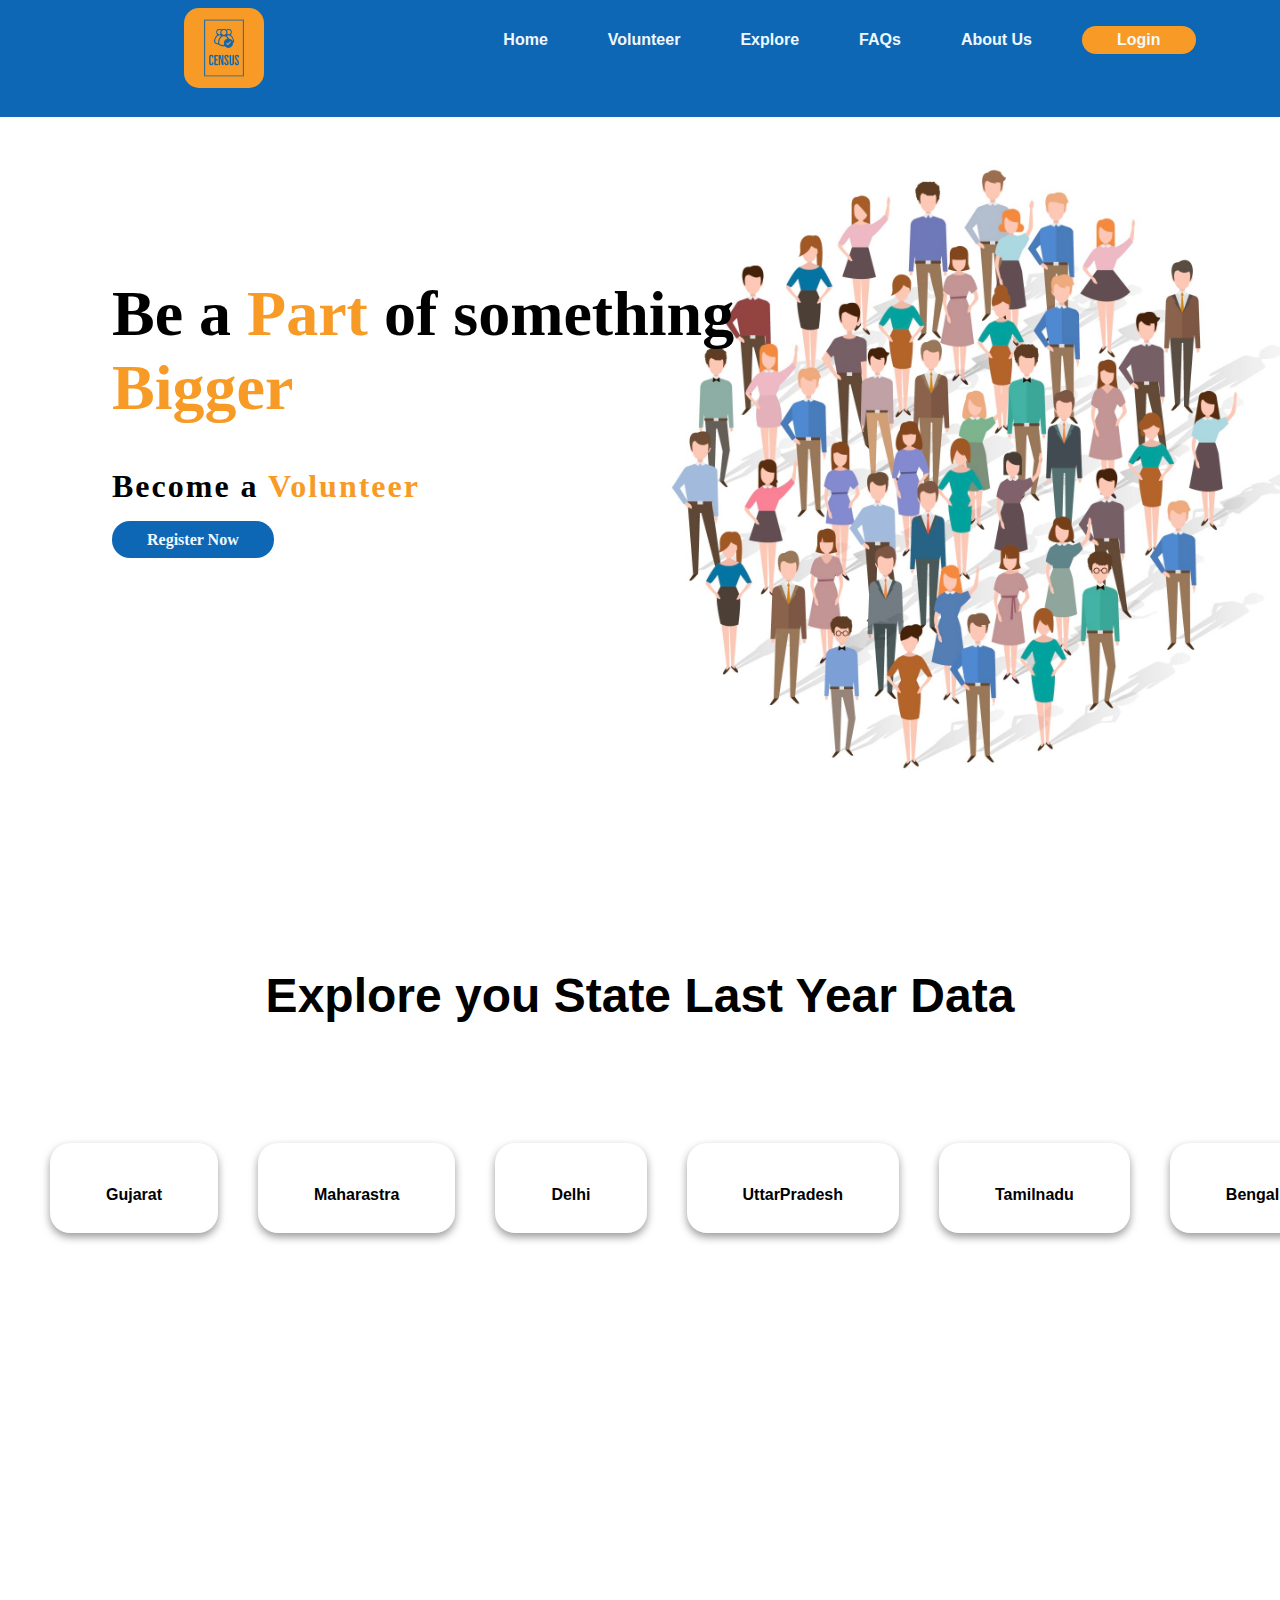
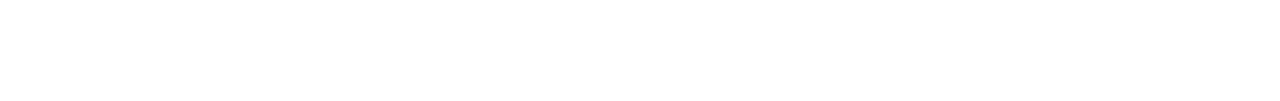
<file: CENSUS/index.html>
<!DOCTYPE html>
<html lang="en">
<head>
    <meta charset="UTF-8">
    <meta http-equiv="X-UA-Compatible" content="IE=edge">
    <meta name="viewport" content="width=device-width, initial-scale=1.0">
    <link rel="stylesheet" href="index.css">
    <title>DIGITAL CENSUS</title>
</head>
<body>
<!-------------------- NAVIGATION MENU ---------------------->
    <div class="nav sticky">
        <div class="nav__logo"><img src="Census.png"></div>
        <div class="nav__menu">
            <ul>
                <li><a href="index.html">Home</a></li>
                <li><a href="">Volunteer</a></li>
                <li><a href="">Explore</a></li>
                <li><a href="./faq.html">FAQs</a></li>
                <li><a href="./about.html">About Us</a></li>
                <li class="signup-btn"><a href="Login.html">Login</a></li>
            </ul>
        </div>
    </div>
   <!----------------------- HERO SECTION ------------------------- -->
   <div class="hero">
       <div class="header">
           <h1>Be a <span class="yellow">Part</span> of something<br /> <span class="yellow">Bigger</span></h1>
           <h2>Become a <span class="yellow">Volunteer</span></h2>
           <a href='SignUp.html'>Register Now</a>
        </div>
       <div class="illus">
           <img src="people.jpeg" />
       </div>
   </div>
 <!----------------------- MAP SECTION ------------------------- -->
 <div class="map">
    <div class="map__fields">
        <h1>Explore you State Last Year Data</h1>
        <section class="state-container">
            <div class="card">
                <div class="container">
                  <h4><b>Gujarat</b></h4>
                </div>
              </div>
            <div class="card">
                <div class="container">
                  <h4><b>Maharastra</b></h4>
                </div>
              </div>
            <div class="card">
                <div class="container">
                  <h4><b>Delhi</b></h4>
                </div>
              </div>
            <div class="card">
                <div class="container">
                  <h4><b>UttarPradesh</b></h4>
                </div>
              </div>
            <div class="card">
                <div class="container">
                  <h4><b>Tamilnadu</b></h4>
                </div>
              </div>
            <div class="card">
                <div class="container">
                  <h4><b>Bengal</b></h4>
                </div>
              </div>
        </section>
    </div>
</div>
</body>
</html>
</file>
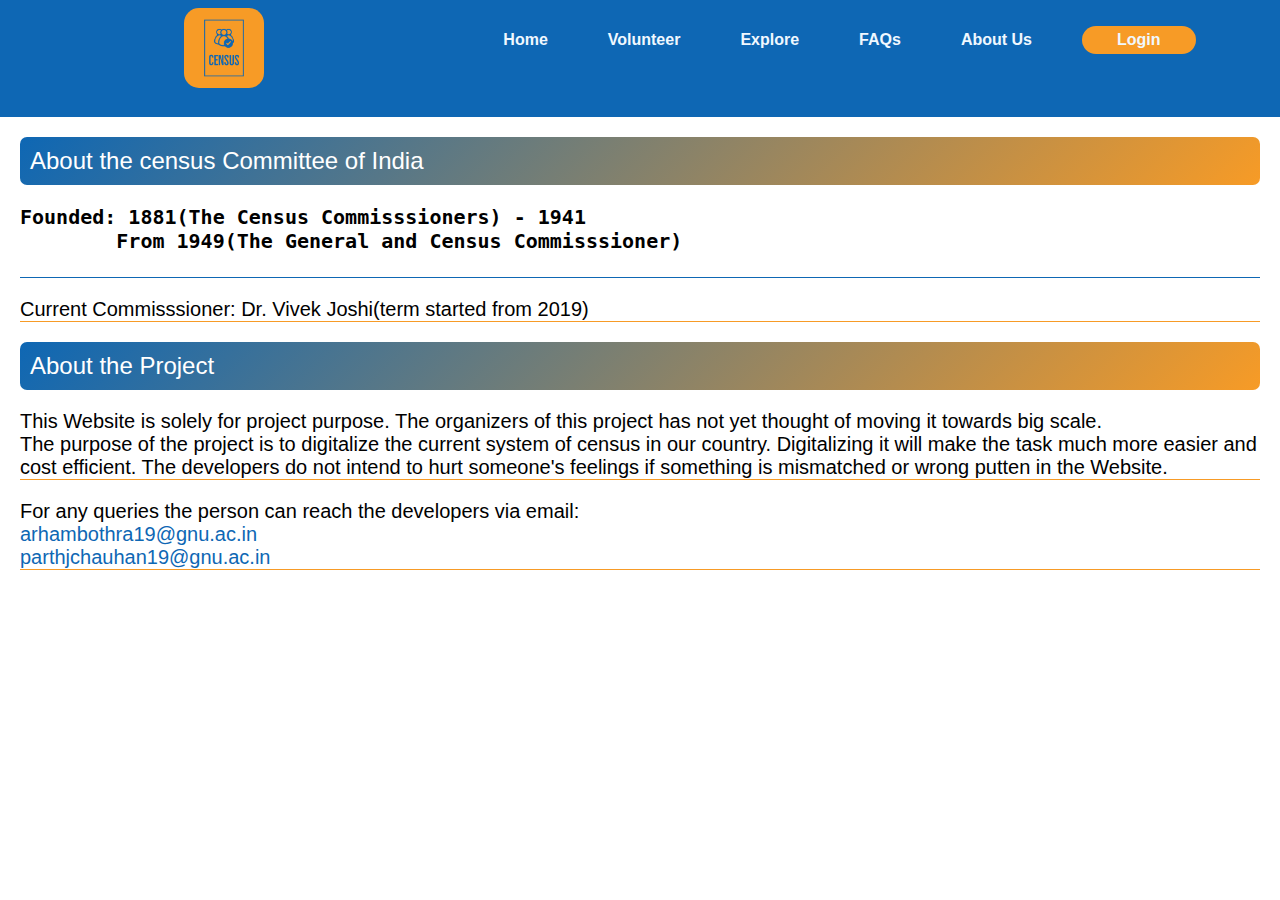
<file: CENSUS/about.html>
<!DOCTYPE html>
<html lang="en">
<head>
    <meta charset="UTF-8">
    <meta http-equiv="X-UA-Compatible" content="IE=edge">
    <meta name="viewport" content="width=device-width, initial-scale=1.0">
    <link rel="stylesheet" href="index.css">
    <title>DIGITAL CENSUS</title>
</head>
<body>
    <!-- -------------------- NAV MENU -------------------- -->
    <div class="nav sticky">
        <div class="nav__logo"><img src="Census.png"></div>
        <div class="nav__menu">
            <ul>
                <li><a href="index.html">Home</a></li>
                <li><a href="">Volunteer</a></li>
                <li><a href="">Explore</a></li>
                <li><a href="./faq.html">FAQs</a></li>
                <li><a href="./about.html">About Us</a></li>
                <li class="signup-btn"><a href="Login.html">Login</a></li>
            </ul>
        </div>
    </div>
    <!-- -------------------- ABOUT US -------------------- -->
    <div class="about">
        <div class="about__info">
            <h2 class="about_project">About the census Committee of India</h2>
            <pre>Founded: 1881(The Census Commisssioners) - 1941
        From 1949(The General and Census Commisssioner)
            </pre>
           <p>Current Commisssioner: Dr. Vivek Joshi(term started from 2019)</p>
            
        </div>
        <div class="about__presonal">
            <h2 class="about_project">About the Project</h2>
             <p class="project">
                 This Website is solely for project purpose. The organizers of this project has not yet thought of moving it towards big scale.</br>
                 The purpose of the project is to digitalize the current system of census in our country. Digitalizing it will make the task much more easier and cost efficient. The developers do not intend to hurt someone's feelings if something is mismatched or wrong putten in the Website.

             </p>
             <p>For any queries the person can reach the developers via email:<br/>
                 <b style="color: #0E67B4;">arhambothra19@gnu.ac.in<br/>
                parthjchauhan19@gnu.ac.in</b><br/>
            </p>
        
        </div>
    </div>
</body>
</html>
</file>
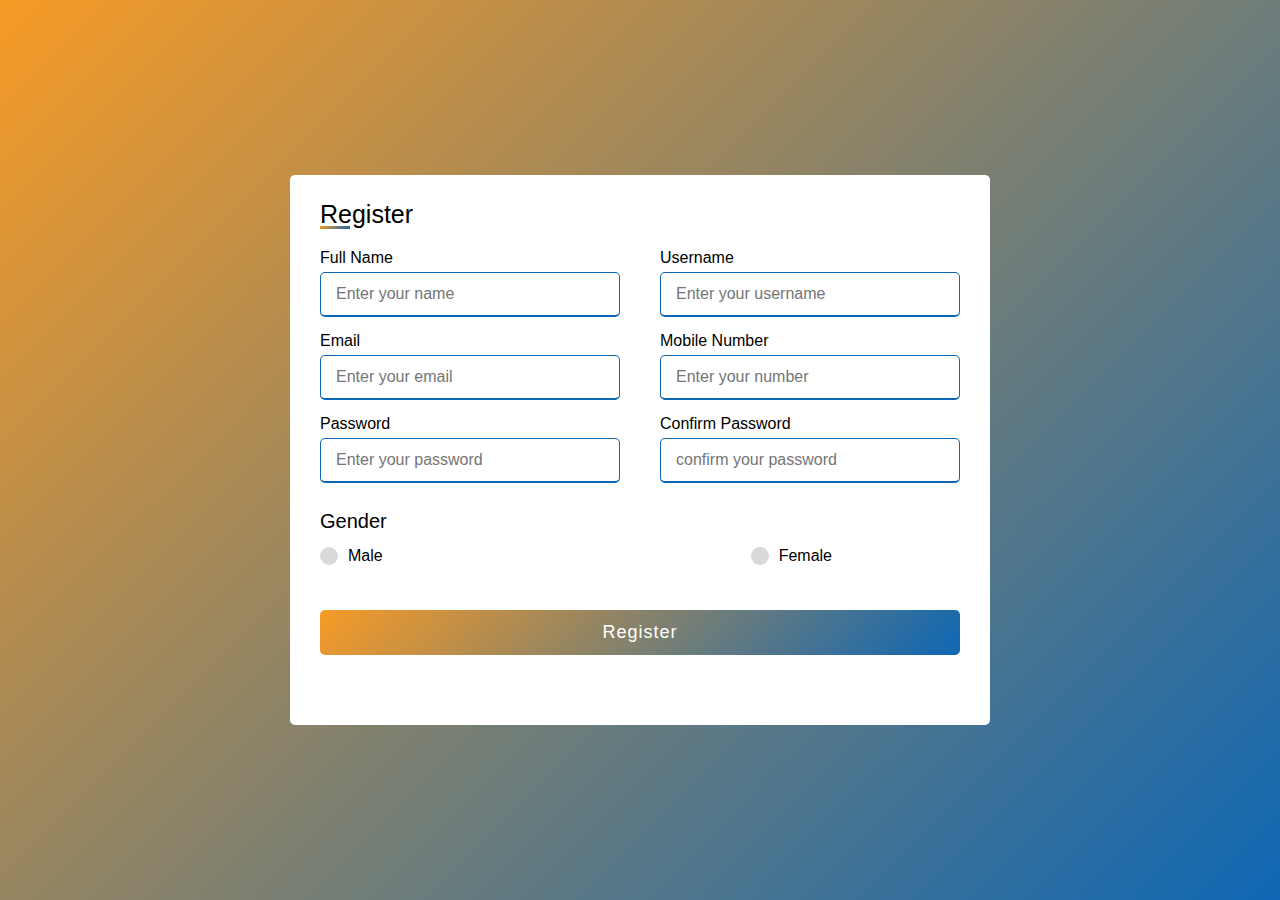
<file: CENSUS/SignUp.html>
<!DOCTYPE html>
<html>
<head>
    <meta charset='utf-8'>
    <meta http-equiv='X-UA-Compatible' content='IE=edge'>
    <title>DIGITAL CENSUS</title>
    <meta name='viewport' content='width=device-width, initial-scale=1'>
    <link rel='stylesheet' type='text/css' media='screen' href='Signup.css'>
    <script type="text/javascript">
        function validate()
        {
            var name = document.getElementsByName("name");
            var username = document.getElementsByName("username");
            var email = document.getElementsByName("email");
            var number = document.getElementsByName("number");
            var password = document.getElementsByName("password");
            var confirm = document.getElementsByName("confirm");

            if(name.value =="" ||username.value =="" ||email.value =="" ||number.value =="" ||password.value =="" ||confirm.value =="")
            {
                alert("feilds cant be empty");
                return false;
            }
            else{
                true;
            }
        }
    </script>
</head>
<body>
    <div class="container">
        <div class="title">Register</div>
            <form onsubmit="validate()" action="connect.php">
                <div class="user-details">
                    <div class="input-box">
                        <span class="details">Full Name</span>
                        <input type="text" name="name" placeholder="Enter your name" >
                    </div>
                    <div class="input-box">
                        <span class="details">Username</span>
                        <input type="text" name="username" placeholder="Enter your username" >
                    </div>
                     <div class="input-box">
                        <span class="details">Email</span>
                        <input type="email" name="email" placeholder="Enter your email" >
                    </div>
                    <div class="input-box">
                        <span class="details">Mobile Number</span>
                        <input type="text" name="number" placeholder="Enter your number" >
                    </div>
                    <div class="input-box">
                        <span class="details">Password</span>
                        <input type="password" name="password" placeholder="Enter your password" >
                    </div>
                    <div class="input-box">
                        <span class="details">Confirm Password</span>
                        <input type="password" name="confirm" placeholder="confirm your password" >
                    </div>
                </div>
                <div class="gender-details">
                    <input type="radio" name="gender" value="m" id="dot-1">
                    <input type="radio" name="gender" value="f" id="dot-2"> 
                    <span class="gender-title">Gender</span>
                    <div class="category">
                        <label for="dot-1">
                            <span class="dot one"></span>
                            <span class="gender">Male</span>
                        </label>
                        <label for="dot-2">
                            <span class="dot two"></span>
                            <span class="gender">Female</span>
                        </label>
                    </div>
                </div>
                <div class="button">
                    <button type="submit">Register</button>
                </div>
            </form>
    </div>
</body>
</html>
</file>
<file: CENSUS/index.css>
body{
    margin: 0;
    padding: 0;
    box-sizing: border-box;
    font-family: sans-serif;
    /* overflow-x: hidden; */

}

body::-webkit-scrollbar{
    width: 0;
}

/* -----------STYLE FOR NAV SECTION  ----------- */

.nav{
    z-index: 100;
    width: 100vw;
    position: sticky;
    height: 13vh;
    background-color: #0E67B4;
    display: flex;
    justify-content: space-around;
    border-radius: 0px 0px 0px 0px;
}

.sticky{
    position: -webkit-sticky; /* Safari */
    position: sticky;
    top: 0;
}

.nav__logo img{
    width:80px;
    border-radius: 15px;
   /* margin: 20px; */
   
   margin-top: 8px;
    margin-left: 100px;
    /* margin-bottom: -20px; */
}
.nav__menu{
    margin-top: 15px;
}

.nav__menu ul{
    display: flex;
    list-style: none;
}
.nav__menu ul li a{
    color: aliceblue;
    text-decoration: none;
    font-weight: 600;
    padding: 10px 30px 10px 30px;
}

.nav__menu ul li a:hover{
    color: #F79B26;
}
.signup-btn{
    background-color: #F79B26;
    font-weight: 700;
    margin-top: -5px;
    margin-left: 20px;
    padding: 5px;
    border-radius: 20px;
}


/* ----------- HERO SECTION  ----------- */
.hero{
    width: 100%;
    height: 87vh;
    display: flex;
    /* width:80vh; */
    justify-content: space-evenly;
    font-family: 'IBM Plex Serif', serif;
}
.hero .header{
    z-index: 99;
    width: 60%;
    padding: 40px;
    margin-left: 8vh;
}
.hero .header h1{
    margin-top: 120px;
    font-size: 4rem;
}
.hero .header h2{
    font-size: 2rem;
    letter-spacing: 2px;
}
.yellow{
    color: #F79B26;
}
.hero .illus{
    width: 40%;
}
.hero .illus img{
    z-index: 0;
    width: 70vh;
    margin-left: -150px; 
}
.hero .header a{
    margin-top: 40px;
    padding: 10px 35px;
    background-color: #0E67B4;
    border: none;
    font-weight: 600;
    color: aliceblue;
    border-radius: 18px;
    text-decoration: none;
}

/*------------------- MAP SECTION ---------------- */
.map{
    margin-top: 2vh;
    width: 100%;
    height: 87vh;
    display: flex;
}

.map .map__fields{
    position: relative;
    z-index: 50;
    width: 100%;
    text-align: center;
}
.map .map__fields h1{
    margin: 50px;
    font-size: 3rem;
}

.state-container{
    margin-top: 100px;
    display: flex;
    justify-content: flex-start;
    margin-left: 30px;
    border-color: #F79B26;
}
.card {
    /* Add shadows to create the "card" effect */
    text-align: center;
    border-radius: 20px;
    height: 50px;
    box-shadow: 0 4px 8px 0 rgba(0,0,0,0.4);
    transition: 0.3s;
    margin: 20px;
    padding: 20px 40px;
  }
  
  /* On mouse-over, add a deeper shadow */
  .card:hover {
    box-shadow: 0 8px 16px 0 rgba(0,0,0,0.2);
  }
  
  /* Add some padding inside the card container */
  .container {
    padding: 2px 16px;
  }

/*------------------- Faq SECTION ---------------- */
.title{
    margin-top: 10px;
    font-size: 25px;
    background: white;
    text-align: center;
    border-bottom: 4px solid #F79B26;
}

.A {
    background-color: #F0F0F0;
    margin-left: 10px;
    margin-right: 10px;
    padding: 5px;
    border-radius: 5px;
    word-spacing: 2px;
    border: 1px solid #0E67B4;
}

.content{
    padding-left: 20px;
}
 
/*--------------------about section----------------*/
.about_iilus{
    font-family: 'Roboto Mono', monospace;
}

.about{
    margin: 20px;
}

.about_project{ 
    background: linear-gradient(135deg, #0E67B4, #F79B26);
    color: white;
    font-weight: 100;
    padding: 10px;
    border-radius: 7px;
}

pre{
    font-weight: bolder;
    font-size: 20px;
    border-bottom: 1px solid #0E67B4;
}

p{
    padding-top: 0px;
    color: black;
    font-weight: 100;
    font-size: 20px;
    border-bottom: 1px solid #F79B26;
}

.about_personal b{
    font-size: 10px;
}
</file>
<file: CENSUS/Signup.css>
*{
    margin: 0;
    padding: 0;
    box-sizing: border-box;
    font-family: 'Poppins', sans-serif;
}

body{
    display: flex;
    height: 100vh;
    justify-content: center;
    align-items: center;
    padding: 10px;
    background: linear-gradient(135deg, #F79B26, #0E67B4);
     
}

.container{
    max-width: 700px;
    width: 100%;
    background: #fff;
    padding: 25px 30px;
    border-radius: 5px;
}

.container .title{
    font-size: 25px;
    font-weight: 500;
    position: relative;
}

.container .title::before{
    content: '';
    position: absolute;
    left: 0;
    bottom: 0;
    height: 3px;
    width: 30px;
    background: linear-gradient(135deg, #F79B26, #0E67B4);
}

.container form .user-details{
    display: flex;
    flex-wrap: wrap;
    justify-content: space-between;
    margin: 20px 0 12px 0;
}

form .user-details .input-box{  
    margin-bottom: 15px;
    width: calc(100% / 2 - 20px);
}

.user-details .input-box .details{
    display: block;
    font-weight: 500;
    margin-bottom: 5px; 
}

.user-details .input-box input{
    height: 45px;
    width: 100%;
    outline: none;
    border-radius: 5px;
    border: 1px solid #ccc;
    padding-left: 15px;
    font-size: 16px;
    border-bottom-width: 2px;
    transition: all 0.3s ease;
}

.user-details .input-box input:focus,
.user-details .input-box input:valid{
    border-color: #0E67B4;
}

form .gender-details .gender-title{
    font-size: 20px;
    font-weight: 500;
}

form .gender-details .category{
    display: flex;
    width: 80%;
    margin: 14px 0; 
    justify-content: space-between;
}

.gender-details .category label{
    display: flex;
    align-items: center;
}

.gender-details .category .dot{
    height: 18px;
    width: 18px;
    background: #d9d9d9;
    border-radius: 50%;
    margin-right: 10px;
    border: 5px solid transparent;
    transition: all 0.3s ease;
}

#dot-1:checked ~ .category label .one,
#dot-2:checked ~ .category label .two{
    border-color: #d9d9d9;
    background: #0E67B4;
}

form input[type="radio"]{
    display: none;
}

form .button{
    height: 45px;
    margin: 45px 0;
}

form .button button{
    height: 100%;
    width: 100%;
    outline: none;
    color: #fff;
    border: none;
    font-size: 18px;
    font-weight: 500;
    border-radius: 5px;
    letter-spacing: 1px;
    background: linear-gradient(135deg, #F79B26,#0E67B4);
}

form .button button:hover{
    background: linear-gradient(-135deg, #F79B26,#0E67B4);
}



@media (max-width: 584px) {
    .container{
        max-width: 100%;
    }

    form .user-details .input-box{
        margin-bottom: 15px;
        width: 100%;
    }

    form .gender-details .category{
        width: 100%;
    }

    .container form .user-details{
        max-height: 300px;
        overflow-y: scroll;
    }

    .user-details::-webkit-scrollbar{
        width: 0;
    }
}
</file>
